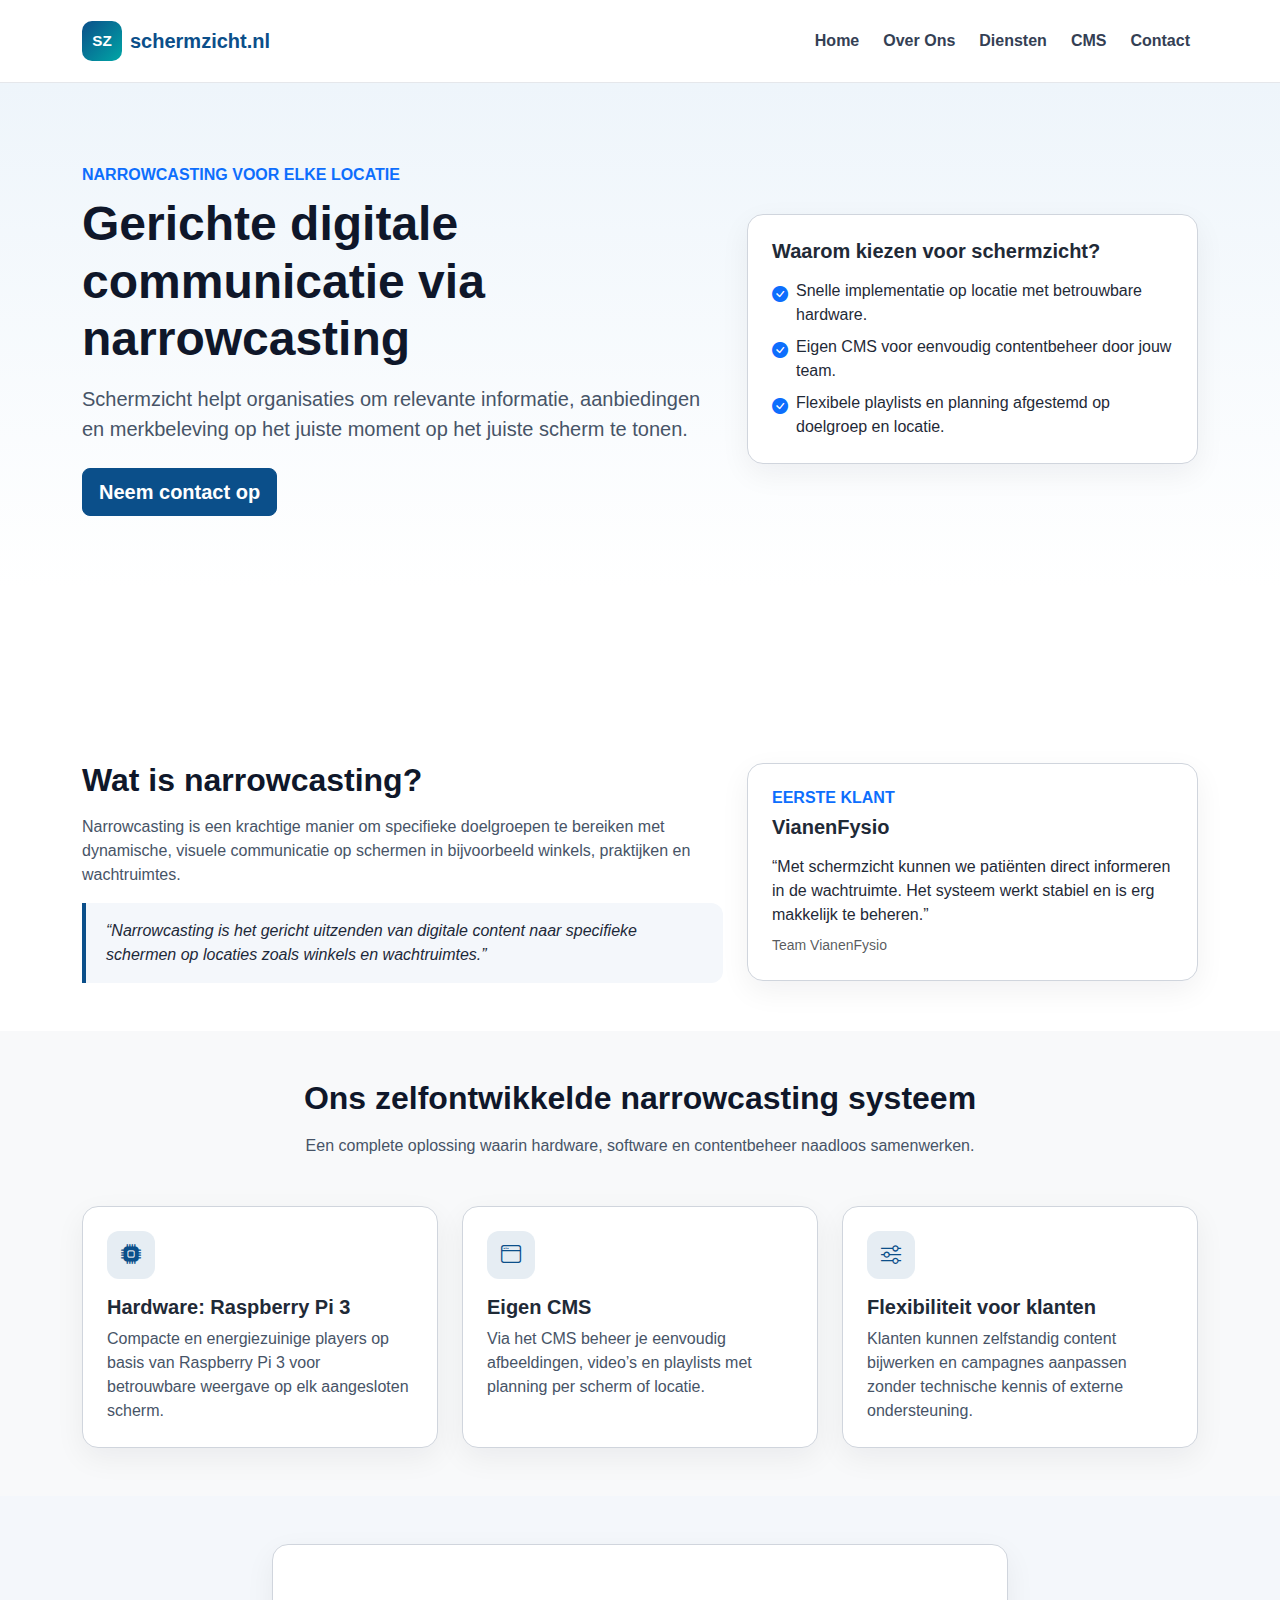
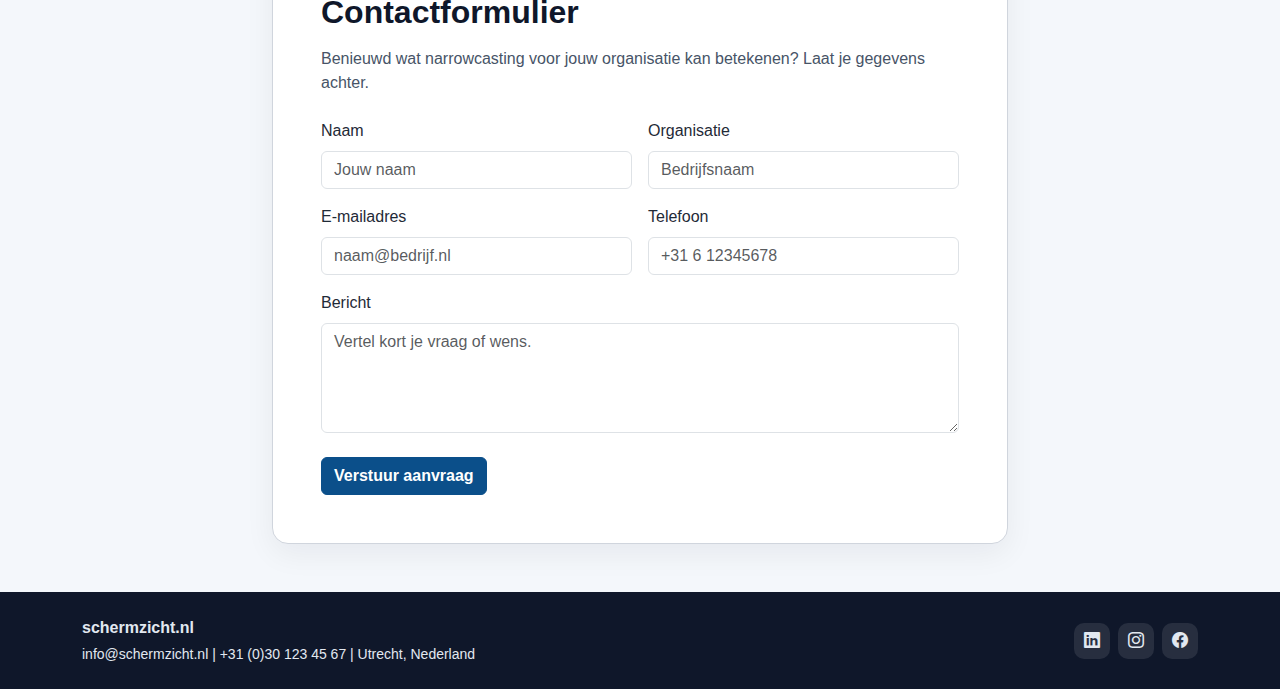
<file: index.html>
<!doctype html>
<html lang="nl">
  <head>
    <meta charset="utf-8">
    <meta name="viewport" content="width=device-width, initial-scale=1">
    <title>schermzicht.nl | Narrowcasting oplossingen</title>
    <link
      href="https://cdn.jsdelivr.net/npm/bootstrap@5.3.3/dist/css/bootstrap.min.css"
      rel="stylesheet"
      integrity="sha384-QWTKZyjpPEjISv5WaRU9OFeRpok6YctnYmDr5pNlyT2bRjXh0JMhjY6hW+ALEwIH"
      crossorigin="anonymous"
    >
    <link
      rel="stylesheet"
      href="https://cdn.jsdelivr.net/npm/bootstrap-icons@1.11.3/font/bootstrap-icons.min.css"
    >
    <link rel="stylesheet" href="style.css">
  </head>
  <body>
    <!-- Header met logo en primaire navigatie -->
    <header class="site-header bg-white sticky-top">
      <nav class="navbar navbar-expand-lg" aria-label="Hoofdnavigatie">
        <div class="container py-2">
          <a class="navbar-brand d-flex align-items-center gap-2" href="#home">
            <span class="logo-placeholder" aria-hidden="true">SZ</span>
            <span>schermzicht.nl</span>
          </a>
          <button
            class="navbar-toggler"
            type="button"
            data-bs-toggle="collapse"
            data-bs-target="#mainNavigation"
            aria-controls="mainNavigation"
            aria-expanded="false"
            aria-label="Navigatie openen"
          >
            <span class="navbar-toggler-icon"></span>
          </button>
          <div class="collapse navbar-collapse" id="mainNavigation">
            <ul class="navbar-nav ms-auto mb-2 mb-lg-0 gap-lg-2">
              <li class="nav-item"><a class="nav-link" href="#home">Home</a></li>
              <li class="nav-item"><a class="nav-link" href="#over-ons">Over Ons</a></li>
              <li class="nav-item"><a class="nav-link" href="#diensten">Diensten</a></li>
              <li class="nav-item"><a class="nav-link" href="cms.html">CMS</a></li>
              <li class="nav-item"><a class="nav-link" href="#contact">Contact</a></li>
            </ul>
          </div>
        </div>
      </nav>
    </header>

    <main>
      <!-- Hero-sectie -->
      <section id="home" class="hero-section">
        <div class="container">
          <div class="row align-items-center g-4">
            <div class="col-lg-7">
              <p class="text-uppercase text-primary fw-semibold mb-2">Narrowcasting voor elke locatie</p>
              <h1 class="hero-title display-5 mb-3">
                Gerichte digitale communicatie via narrowcasting
              </h1>
              <p class="hero-subtitle lead mb-4">
                Schermzicht helpt organisaties om relevante informatie, aanbiedingen en
                merkbeleving op het juiste moment op het juiste scherm te tonen.
              </p>
              <a href="#contact" class="btn btn-sz-primary btn-lg">Neem contact op</a>
            </div>
            <div class="col-lg-5">
              <div class="hero-highlight-card p-4 bg-white h-100">
                <h2 class="h5 fw-bold mb-3">Waarom kiezen voor schermzicht?</h2>
                <ul class="list-unstyled mb-0 d-grid gap-2">
                  <li class="d-flex align-items-start gap-2">
                    <i class="bi bi-check-circle-fill text-primary mt-1" aria-hidden="true"></i>
                    <span>Snelle implementatie op locatie met betrouwbare hardware.</span>
                  </li>
                  <li class="d-flex align-items-start gap-2">
                    <i class="bi bi-check-circle-fill text-primary mt-1" aria-hidden="true"></i>
                    <span>Eigen CMS voor eenvoudig contentbeheer door jouw team.</span>
                  </li>
                  <li class="d-flex align-items-start gap-2">
                    <i class="bi bi-check-circle-fill text-primary mt-1" aria-hidden="true"></i>
                    <span>Flexibele playlists en planning afgestemd op doelgroep en locatie.</span>
                  </li>
                </ul>
              </div>
            </div>
          </div>
        </div>
      </section>

      <!-- Korte uitleg van narrowcasting -->
      <section id="over-ons" class="py-5">
        <div class="container">
          <div class="row g-4 align-items-center">
            <div class="col-lg-7">
              <h2 class="section-heading mb-3">Wat is narrowcasting?</h2>
              <p class="section-muted mb-3">
                Narrowcasting is een krachtige manier om specifieke doelgroepen te bereiken met
                dynamische, visuele communicatie op schermen in bijvoorbeeld winkels, praktijken
                en wachtruimtes.
              </p>
              <p class="narrowcasting-quote mb-0">
                “Narrowcasting is het gericht uitzenden van digitale content naar specifieke
                schermen op locaties zoals winkels en wachtruimtes.”
              </p>
            </div>
            <div class="col-lg-5">
              <div class="section-card p-4 bg-white">
                <h3 class="h6 text-uppercase fw-bold text-primary mb-2">Eerste klant</h3>
                <h4 class="h5 fw-bold mb-3">VianenFysio</h4>
                <blockquote class="mb-0">
                  <p class="mb-2">
                    “Met schermzicht kunnen we patiënten direct informeren in de wachtruimte.
                    Het systeem werkt stabiel en is erg makkelijk te beheren.”
                  </p>
                  <footer class="small text-muted">Team VianenFysio</footer>
                </blockquote>
              </div>
            </div>
          </div>
        </div>
      </section>

      <!-- Diensten en systeemuitleg -->
      <section id="diensten" class="py-5 bg-light">
        <div class="container">
          <div class="text-center mb-5">
            <h2 class="section-heading mb-3">Ons zelfontwikkelde narrowcasting systeem</h2>
            <p class="section-muted mb-0">
              Een complete oplossing waarin hardware, software en contentbeheer naadloos samenwerken.
            </p>
          </div>
          <div class="row g-4">
            <div class="col-md-6 col-xl-4">
              <article class="section-card p-4 bg-white h-100">
                <span class="feature-icon mb-3"><i class="bi bi-cpu-fill" aria-hidden="true"></i></span>
                <h3 class="h5 fw-bold">Hardware: Raspberry Pi 3</h3>
                <p class="mb-0 section-muted">
                  Compacte en energiezuinige players op basis van Raspberry Pi 3 voor betrouwbare
                  weergave op elk aangesloten scherm.
                </p>
              </article>
            </div>
            <div class="col-md-6 col-xl-4">
              <article class="section-card p-4 bg-white h-100">
                <span class="feature-icon mb-3"><i class="bi bi-window" aria-hidden="true"></i></span>
                <h3 class="h5 fw-bold">Eigen CMS</h3>
                <p class="mb-0 section-muted">
                  Via het CMS beheer je eenvoudig afbeeldingen, video’s en playlists met
                  planning per scherm of locatie.
                </p>
              </article>
            </div>
            <div class="col-md-6 col-xl-4">
              <article class="section-card p-4 bg-white h-100">
                <span class="feature-icon mb-3"><i class="bi bi-sliders" aria-hidden="true"></i></span>
                <h3 class="h5 fw-bold">Flexibiliteit voor klanten</h3>
                <p class="mb-0 section-muted">
                  Klanten kunnen zelfstandig content bijwerken en campagnes aanpassen zonder
                  technische kennis of externe ondersteuning.
                </p>
              </article>
            </div>
          </div>
        </div>
      </section>

      <!-- Contactformulier waar CTA naartoe verwijst -->
      <section id="contact" class="contact-section py-5">
        <div class="container">
          <div class="row justify-content-center">
            <div class="col-lg-8">
              <div class="section-card p-4 p-md-5 bg-white">
                <h2 class="section-heading mb-3">Contactformulier</h2>
                <p class="section-muted mb-4">
                  Benieuwd wat narrowcasting voor jouw organisatie kan betekenen? Laat je gegevens achter.
                </p>
                <form>
                  <div class="row g-3">
                    <div class="col-md-6">
                      <label for="naam" class="form-label">Naam</label>
                      <input type="text" class="form-control" id="naam" placeholder="Jouw naam">
                    </div>
                    <div class="col-md-6">
                      <label for="organisatie" class="form-label">Organisatie</label>
                      <input
                        type="text"
                        class="form-control"
                        id="organisatie"
                        placeholder="Bedrijfsnaam"
                      >
                    </div>
                    <div class="col-md-6">
                      <label for="email" class="form-label">E-mailadres</label>
                      <input type="email" class="form-control" id="email" placeholder="naam@bedrijf.nl">
                    </div>
                    <div class="col-md-6">
                      <label for="telefoon" class="form-label">Telefoon</label>
                      <input type="tel" class="form-control" id="telefoon" placeholder="+31 6 12345678">
                    </div>
                    <div class="col-12">
                      <label for="bericht" class="form-label">Bericht</label>
                      <textarea
                        id="bericht"
                        class="form-control"
                        rows="4"
                        placeholder="Vertel kort je vraag of wens."
                      ></textarea>
                    </div>
                  </div>
                  <button type="submit" class="btn btn-sz-primary mt-4">Verstuur aanvraag</button>
                </form>
              </div>
            </div>
          </div>
        </div>
      </section>
    </main>

    <footer class="footer py-4">
      <div class="container">
        <div class="row g-3 align-items-center">
          <div class="col-lg-6">
            <p class="mb-1 fw-semibold">schermzicht.nl</p>
            <p class="mb-0 small">
              info@schermzicht.nl | +31 (0)30 123 45 67 | Utrecht, Nederland
            </p>
          </div>
          <div class="col-lg-6">
            <div class="d-flex justify-content-lg-end gap-2">
              <a class="social-icon" href="#" aria-label="LinkedIn placeholder">
                <i class="bi bi-linkedin" aria-hidden="true"></i>
              </a>
              <a class="social-icon" href="#" aria-label="Instagram placeholder">
                <i class="bi bi-instagram" aria-hidden="true"></i>
              </a>
              <a class="social-icon" href="#" aria-label="Facebook placeholder">
                <i class="bi bi-facebook" aria-hidden="true"></i>
              </a>
            </div>
          </div>
        </div>
      </div>
    </footer>

    <script
      src="https://cdn.jsdelivr.net/npm/bootstrap@5.3.3/dist/js/bootstrap.bundle.min.js"
      integrity="sha384-YvpcrYf0tY3lHB60NNkmXc5s9fDVZLESaAA55NDzOxhy9GkcIdslK1eN7N6jIeHz"
      crossorigin="anonymous"
    ></script>
  </body>
</html>
</file>
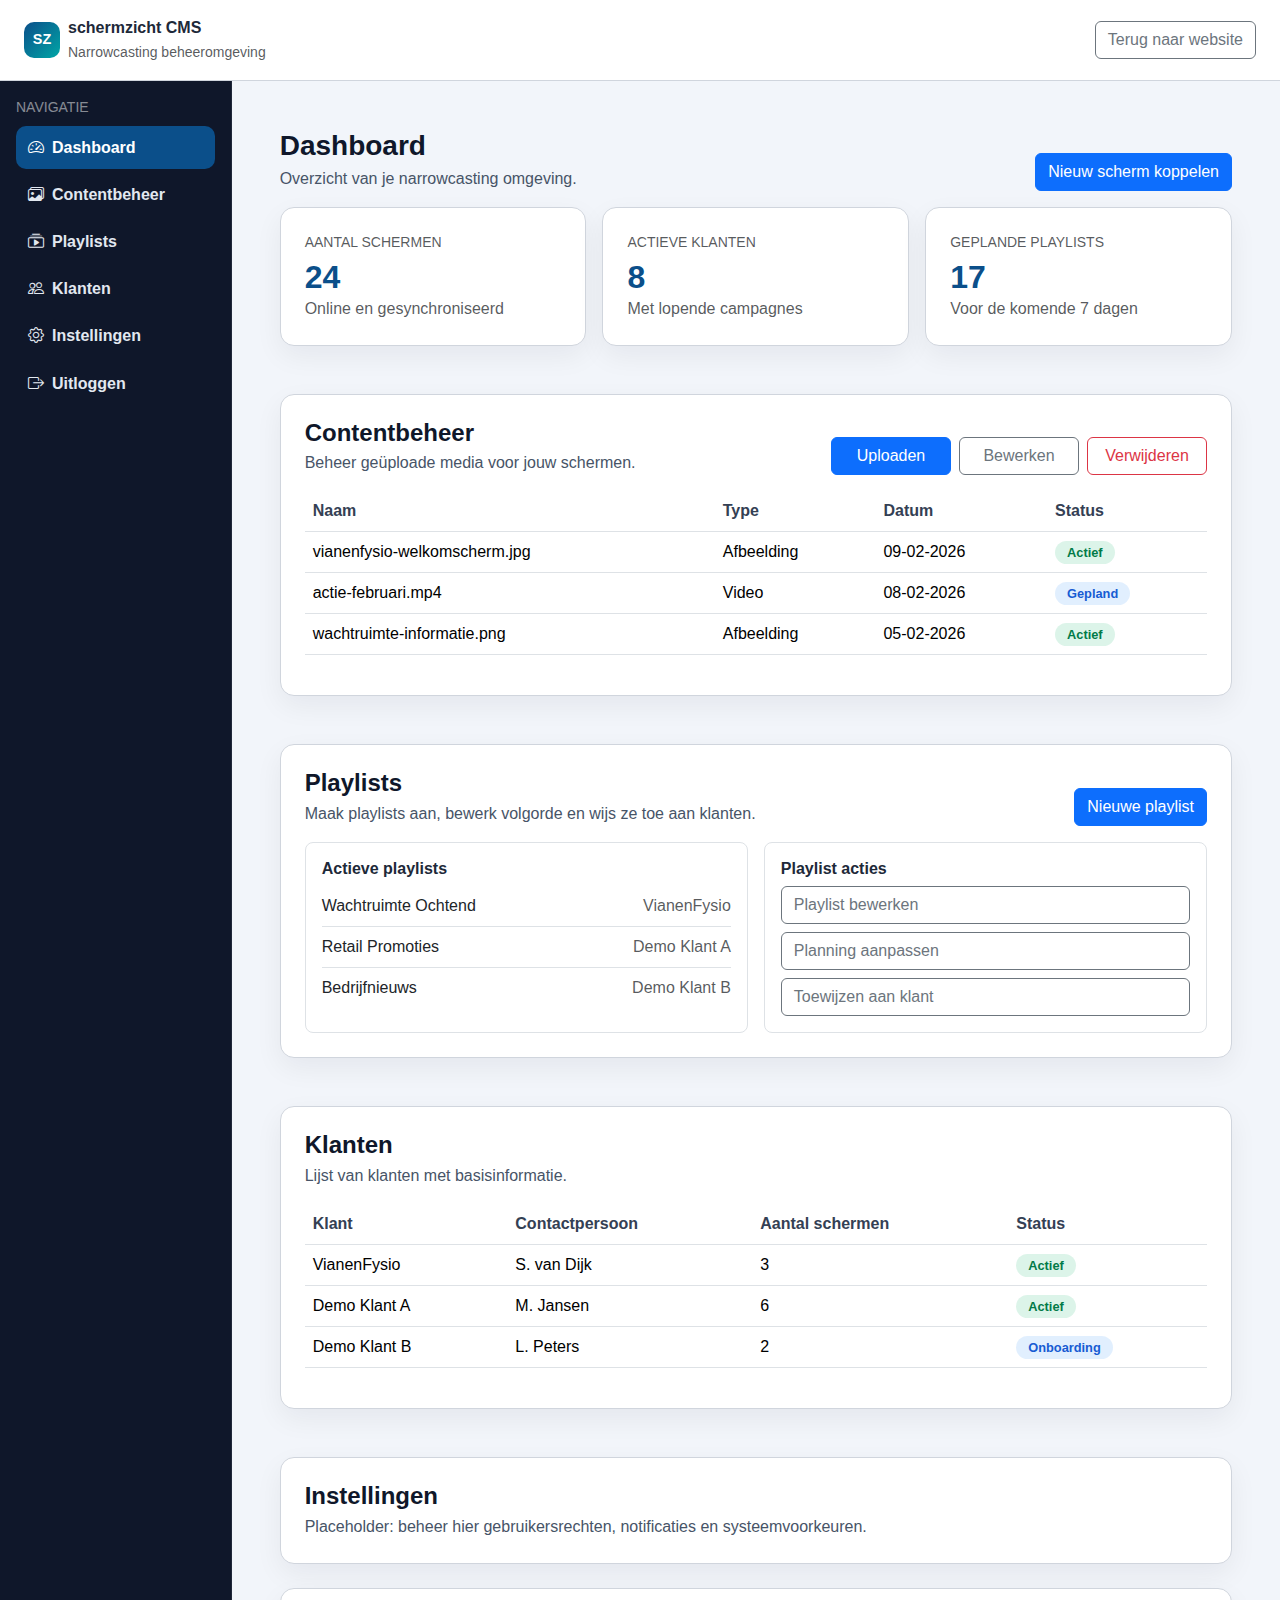
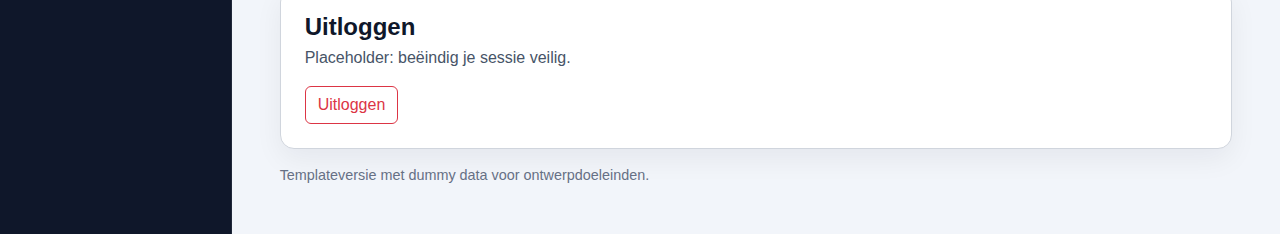
<file: cms.html>
<!doctype html>
<html lang="nl">
  <head>
    <meta charset="utf-8">
    <meta name="viewport" content="width=device-width, initial-scale=1">
    <title>schermzicht CMS | Dashboard template</title>
    <link
      href="https://cdn.jsdelivr.net/npm/bootstrap@5.3.3/dist/css/bootstrap.min.css"
      rel="stylesheet"
      integrity="sha384-QWTKZyjpPEjISv5WaRU9OFeRpok6YctnYmDr5pNlyT2bRjXh0JMhjY6hW+ALEwIH"
      crossorigin="anonymous"
    >
    <link
      rel="stylesheet"
      href="https://cdn.jsdelivr.net/npm/bootstrap-icons@1.11.3/font/bootstrap-icons.min.css"
    >
    <link rel="stylesheet" href="cms.css">
  </head>
  <body>
    <!-- Topbar met snelle navigatie -->
    <header class="cms-topbar">
      <div class="container-fluid py-3 px-3 px-lg-4 d-flex align-items-center justify-content-between">
        <div class="d-flex align-items-center gap-2">
          <span class="logo-placeholder" aria-hidden="true">SZ</span>
          <div>
            <p class="mb-0 fw-bold">schermzicht CMS</p>
            <small class="text-muted">Narrowcasting beheeromgeving</small>
          </div>
        </div>
        <div class="d-flex align-items-center gap-2">
          <a class="btn btn-outline-secondary d-none d-md-inline-flex" href="index.html">
            Terug naar website
          </a>
          <button
            class="btn btn-primary d-lg-none"
            type="button"
            data-bs-toggle="offcanvas"
            data-bs-target="#sidebarMobile"
            aria-controls="sidebarMobile"
          >
            <i class="bi bi-list me-1" aria-hidden="true"></i> Menu
          </button>
        </div>
      </div>
    </header>

    <div class="admin-shell d-flex">
      <!-- Sidebar voor desktop/tablet -->
      <aside class="sidebar-desktop d-none d-lg-flex flex-column p-3">
        <p class="text-uppercase small mb-2 text-white-50">Navigatie</p>
        <nav class="nav flex-column gap-1">
          <a class="nav-link active" href="#dashboard"><i class="bi bi-speedometer2 me-2"></i>Dashboard</a>
          <a class="nav-link" href="#contentbeheer"><i class="bi bi-images me-2"></i>Contentbeheer</a>
          <a class="nav-link" href="#playlists"><i class="bi bi-collection-play me-2"></i>Playlists</a>
          <a class="nav-link" href="#klanten"><i class="bi bi-people me-2"></i>Klanten</a>
          <a class="nav-link" href="#instellingen"><i class="bi bi-gear me-2"></i>Instellingen</a>
          <a class="nav-link" href="#uitloggen"><i class="bi bi-box-arrow-right me-2"></i>Uitloggen</a>
        </nav>
      </aside>

      <!-- Offcanvas sidebar voor compactere schermen -->
      <div
        class="offcanvas offcanvas-start text-bg-dark"
        tabindex="-1"
        id="sidebarMobile"
        aria-labelledby="sidebarMobileLabel"
      >
        <div class="offcanvas-header">
          <h2 class="offcanvas-title h5 mb-0" id="sidebarMobileLabel">Menu</h2>
          <button
            type="button"
            class="btn-close btn-close-white"
            data-bs-dismiss="offcanvas"
            aria-label="Sluiten"
          ></button>
        </div>
        <div class="offcanvas-body">
          <nav class="nav flex-column gap-1">
            <a class="nav-link active" href="#dashboard" data-bs-dismiss="offcanvas">Dashboard</a>
            <a class="nav-link" href="#contentbeheer" data-bs-dismiss="offcanvas">Contentbeheer</a>
            <a class="nav-link" href="#playlists" data-bs-dismiss="offcanvas">Playlists</a>
            <a class="nav-link" href="#klanten" data-bs-dismiss="offcanvas">Klanten</a>
            <a class="nav-link" href="#instellingen" data-bs-dismiss="offcanvas">Instellingen</a>
            <a class="nav-link" href="#uitloggen" data-bs-dismiss="offcanvas">Uitloggen</a>
          </nav>
        </div>
      </div>

      <!-- Hoofdinhoud met alle kernpagina-secties -->
      <main class="content-area p-3 p-md-4 p-xl-5">
        <section id="dashboard" class="mb-5">
          <div class="d-flex flex-wrap align-items-end justify-content-between gap-2 mb-3">
            <div>
              <h1 class="section-title h3 mb-1">Dashboard</h1>
              <p class="section-subtitle mb-0">Overzicht van je narrowcasting omgeving.</p>
            </div>
            <button class="btn btn-primary">Nieuw scherm koppelen</button>
          </div>

          <div class="row g-3">
            <div class="col-sm-6 col-xl-4">
              <article class="overview-card p-4 h-100">
                <p class="text-uppercase small text-muted mb-2">Aantal schermen</p>
                <p class="metric mb-1">24</p>
                <p class="mb-0 text-muted">Online en gesynchroniseerd</p>
              </article>
            </div>
            <div class="col-sm-6 col-xl-4">
              <article class="overview-card p-4 h-100">
                <p class="text-uppercase small text-muted mb-2">Actieve klanten</p>
                <p class="metric mb-1">8</p>
                <p class="mb-0 text-muted">Met lopende campagnes</p>
              </article>
            </div>
            <div class="col-sm-6 col-xl-4">
              <article class="overview-card p-4 h-100">
                <p class="text-uppercase small text-muted mb-2">Geplande playlists</p>
                <p class="metric mb-1">17</p>
                <p class="mb-0 text-muted">Voor de komende 7 dagen</p>
              </article>
            </div>
          </div>
        </section>

        <section id="contentbeheer" class="mb-5">
          <div class="panel-card p-4">
            <div class="d-flex flex-wrap align-items-end justify-content-between gap-3 mb-3">
              <div>
                <h2 class="section-title h4 mb-1">Contentbeheer</h2>
                <p class="section-subtitle mb-0">Beheer geüploade media voor jouw schermen.</p>
              </div>
              <div class="quick-actions d-flex flex-wrap gap-2">
                <button class="btn btn-primary">Uploaden</button>
                <button class="btn btn-outline-secondary">Bewerken</button>
                <button class="btn btn-outline-danger">Verwijderen</button>
              </div>
            </div>

            <div class="table-responsive">
              <table class="table align-middle">
                <thead>
                  <tr>
                    <th scope="col">Naam</th>
                    <th scope="col">Type</th>
                    <th scope="col">Datum</th>
                    <th scope="col">Status</th>
                  </tr>
                </thead>
                <tbody>
                  <tr>
                    <td>vianenfysio-welkomscherm.jpg</td>
                    <td>Afbeelding</td>
                    <td>09-02-2026</td>
                    <td><span class="status-pill status-active">Actief</span></td>
                  </tr>
                  <tr>
                    <td>actie-februari.mp4</td>
                    <td>Video</td>
                    <td>08-02-2026</td>
                    <td><span class="status-pill status-planned">Gepland</span></td>
                  </tr>
                  <tr>
                    <td>wachtruimte-informatie.png</td>
                    <td>Afbeelding</td>
                    <td>05-02-2026</td>
                    <td><span class="status-pill status-active">Actief</span></td>
                  </tr>
                </tbody>
              </table>
            </div>
          </div>
        </section>

        <section id="playlists" class="mb-5">
          <div class="panel-card p-4">
            <div class="d-flex flex-wrap align-items-end justify-content-between gap-3 mb-3">
              <div>
                <h2 class="section-title h4 mb-1">Playlists</h2>
                <p class="section-subtitle mb-0">
                  Maak playlists aan, bewerk volgorde en wijs ze toe aan klanten.
                </p>
              </div>
              <button class="btn btn-primary">Nieuwe playlist</button>
            </div>

            <div class="row g-3">
              <div class="col-md-6">
                <div class="border rounded-3 p-3 h-100">
                  <h3 class="h6 fw-bold">Actieve playlists</h3>
                  <ul class="list-group list-group-flush">
                    <li class="list-group-item d-flex justify-content-between px-0">
                      <span>Wachtruimte Ochtend</span>
                      <span class="text-muted">VianenFysio</span>
                    </li>
                    <li class="list-group-item d-flex justify-content-between px-0">
                      <span>Retail Promoties</span>
                      <span class="text-muted">Demo Klant A</span>
                    </li>
                    <li class="list-group-item d-flex justify-content-between px-0">
                      <span>Bedrijfnieuws</span>
                      <span class="text-muted">Demo Klant B</span>
                    </li>
                  </ul>
                </div>
              </div>
              <div class="col-md-6">
                <div class="border rounded-3 p-3 h-100">
                  <h3 class="h6 fw-bold">Playlist acties</h3>
                  <div class="d-grid gap-2">
                    <button class="btn btn-outline-secondary text-start">Playlist bewerken</button>
                    <button class="btn btn-outline-secondary text-start">Planning aanpassen</button>
                    <button class="btn btn-outline-secondary text-start">Toewijzen aan klant</button>
                  </div>
                </div>
              </div>
            </div>
          </div>
        </section>

        <section id="klanten" class="mb-5">
          <div class="panel-card p-4">
            <h2 class="section-title h4 mb-1">Klanten</h2>
            <p class="section-subtitle mb-3">Lijst van klanten met basisinformatie.</p>
            <div class="table-responsive">
              <table class="table align-middle">
                <thead>
                  <tr>
                    <th scope="col">Klant</th>
                    <th scope="col">Contactpersoon</th>
                    <th scope="col">Aantal schermen</th>
                    <th scope="col">Status</th>
                  </tr>
                </thead>
                <tbody>
                  <tr>
                    <td>VianenFysio</td>
                    <td>S. van Dijk</td>
                    <td>3</td>
                    <td><span class="status-pill status-active">Actief</span></td>
                  </tr>
                  <tr>
                    <td>Demo Klant A</td>
                    <td>M. Jansen</td>
                    <td>6</td>
                    <td><span class="status-pill status-active">Actief</span></td>
                  </tr>
                  <tr>
                    <td>Demo Klant B</td>
                    <td>L. Peters</td>
                    <td>2</td>
                    <td><span class="status-pill status-planned">Onboarding</span></td>
                  </tr>
                </tbody>
              </table>
            </div>
          </div>
        </section>

        <!-- Placeholder secties voor complete menu-ervaring -->
        <section id="instellingen" class="mb-4">
          <div class="panel-card p-4">
            <h2 class="section-title h4 mb-1">Instellingen</h2>
            <p class="section-subtitle mb-0">
              Placeholder: beheer hier gebruikersrechten, notificaties en systeemvoorkeuren.
            </p>
          </div>
        </section>

        <section id="uitloggen">
          <div class="panel-card p-4">
            <h2 class="section-title h4 mb-1">Uitloggen</h2>
            <p class="section-subtitle mb-3">Placeholder: beëindig je sessie veilig.</p>
            <button class="btn btn-outline-danger">Uitloggen</button>
          </div>
          <p class="cms-footer-note mt-3 mb-0">Templateversie met dummy data voor ontwerpdoeleinden.</p>
        </section>
      </main>
    </div>

    <script
      src="https://cdn.jsdelivr.net/npm/bootstrap@5.3.3/dist/js/bootstrap.bundle.min.js"
      integrity="sha384-YvpcrYf0tY3lHB60NNkmXc5s9fDVZLESaAA55NDzOxhy9GkcIdslK1eN7N6jIeHz"
      crossorigin="anonymous"
    ></script>
  </body>
</html>
</file>
<file: style.css>
:root {
  --sz-primary: #0b4f8a;
  --sz-primary-dark: #08385f;
  --sz-accent: #00a6a6;
  --sz-light: #f4f7fb;
  --sz-text: #1f2a37;
}

body {
  font-family: "Inter", "Segoe UI", Roboto, Arial, sans-serif;
  color: var(--sz-text);
  background-color: #ffffff;
}

.site-header {
  border-bottom: 1px solid #e5e7eb;
}

.navbar-brand {
  font-weight: 700;
  color: var(--sz-primary);
}

.logo-placeholder {
  width: 40px;
  height: 40px;
  border-radius: 10px;
  background: linear-gradient(135deg, var(--sz-primary), var(--sz-accent));
  color: #ffffff;
  display: inline-flex;
  align-items: center;
  justify-content: center;
  font-size: 0.95rem;
  font-weight: 700;
}

.nav-link {
  font-weight: 600;
  color: #344054;
}

.nav-link:hover,
.nav-link:focus {
  color: var(--sz-primary);
}

.hero-section {
  min-height: 70vh;
  background: linear-gradient(180deg, #eef5fb 0%, #ffffff 80%);
  padding: 5rem 0;
}

.hero-title {
  font-weight: 800;
  color: #0f172a;
  line-height: 1.2;
}

.hero-subtitle {
  color: #475467;
  max-width: 48rem;
}

.hero-highlight-card,
.section-card {
  border: 1px solid #d0d5dd;
  border-radius: 16px;
  box-shadow: 0 10px 30px rgba(16, 24, 40, 0.06);
}

.btn-sz-primary {
  background-color: var(--sz-primary);
  border-color: var(--sz-primary);
  color: #ffffff;
  font-weight: 600;
}

.btn-sz-primary:hover,
.btn-sz-primary:focus {
  background-color: var(--sz-primary-dark);
  border-color: var(--sz-primary-dark);
  color: #ffffff;
}

.section-heading {
  font-weight: 700;
  color: #0f172a;
}

.section-muted {
  color: #475467;
}

.narrowcasting-quote {
  border-left: 4px solid var(--sz-primary);
  background-color: var(--sz-light);
  padding: 1rem 1.25rem;
  border-radius: 0 12px 12px 0;
  color: #1d2939;
  font-style: italic;
}

.feature-icon {
  width: 48px;
  height: 48px;
  border-radius: 12px;
  background-color: rgba(11, 79, 138, 0.1);
  color: var(--sz-primary);
  display: inline-flex;
  align-items: center;
  justify-content: center;
  font-size: 1.25rem;
}

.testimonial-card {
  border: 1px solid #d0d5dd;
  border-radius: 16px;
  background-color: #ffffff;
}

.contact-section {
  background-color: var(--sz-light);
}

.footer {
  background-color: #0f172a;
  color: #e2e8f0;
}

.footer a {
  color: #e2e8f0;
  text-decoration: none;
}

.footer a:hover,
.footer a:focus {
  color: #ffffff;
}

.social-icon {
  width: 36px;
  height: 36px;
  border-radius: 10px;
  background-color: rgba(255, 255, 255, 0.1);
  display: inline-flex;
  align-items: center;
  justify-content: center;
}

@media (max-width: 991.98px) {
  .hero-section {
    min-height: auto;
    padding: 4rem 0;
  }
}
</file>
<file: cms.css>
:root {
  --cms-primary: #0b4f8a;
  --cms-primary-dark: #08385f;
  --cms-bg: #f2f5fa;
  --cms-surface: #ffffff;
  --cms-border: #d0d5dd;
  --cms-text: #1d2939;
  --cms-muted: #475467;
}

body {
  font-family: "Inter", "Segoe UI", Roboto, Arial, sans-serif;
  background-color: var(--cms-bg);
  color: var(--cms-text);
}

.cms-topbar {
  background-color: var(--cms-surface);
  border-bottom: 1px solid var(--cms-border);
}

.logo-placeholder {
  width: 36px;
  height: 36px;
  border-radius: 10px;
  background: linear-gradient(135deg, var(--cms-primary), #00a6a6);
  color: #ffffff;
  display: inline-flex;
  align-items: center;
  justify-content: center;
  font-size: 0.9rem;
  font-weight: 700;
}

.admin-shell {
  min-height: calc(100vh - 72px);
}

.sidebar-desktop {
  width: 280px;
  background-color: #0f172a;
  color: #e2e8f0;
  border-right: 1px solid rgba(255, 255, 255, 0.08);
}

.sidebar-desktop .nav-link,
.offcanvas .nav-link {
  color: inherit;
  border-radius: 10px;
  padding: 0.6rem 0.75rem;
  font-weight: 600;
}

.sidebar-desktop .nav-link:hover,
.sidebar-desktop .nav-link:focus,
.offcanvas .nav-link:hover,
.offcanvas .nav-link:focus {
  background-color: rgba(255, 255, 255, 0.1);
  color: #ffffff;
}

.sidebar-desktop .nav-link.active {
  background-color: var(--cms-primary);
  color: #ffffff;
}

.content-area {
  width: 100%;
}

.section-title {
  font-weight: 700;
  color: #0f172a;
}

.section-subtitle {
  color: var(--cms-muted);
}

.overview-card,
.panel-card {
  border: 1px solid var(--cms-border);
  border-radius: 14px;
  background-color: var(--cms-surface);
  box-shadow: 0 10px 28px rgba(16, 24, 40, 0.06);
}

.overview-card .metric {
  font-size: 2rem;
  font-weight: 700;
  line-height: 1;
  color: var(--cms-primary);
}

.table thead th {
  color: #344054;
  font-weight: 700;
}

.status-pill {
  border-radius: 999px;
  padding: 0.25rem 0.75rem;
  font-size: 0.8rem;
  font-weight: 600;
}

.status-active {
  background-color: rgba(18, 183, 106, 0.15);
  color: #027a48;
}

.status-planned {
  background-color: rgba(46, 144, 250, 0.14);
  color: #175cd3;
}

.quick-actions .btn {
  min-width: 120px;
}

.cms-footer-note {
  color: #667085;
  font-size: 0.9rem;
}

@media (max-width: 991.98px) {
  .admin-shell {
    min-height: auto;
  }
}
</file>
